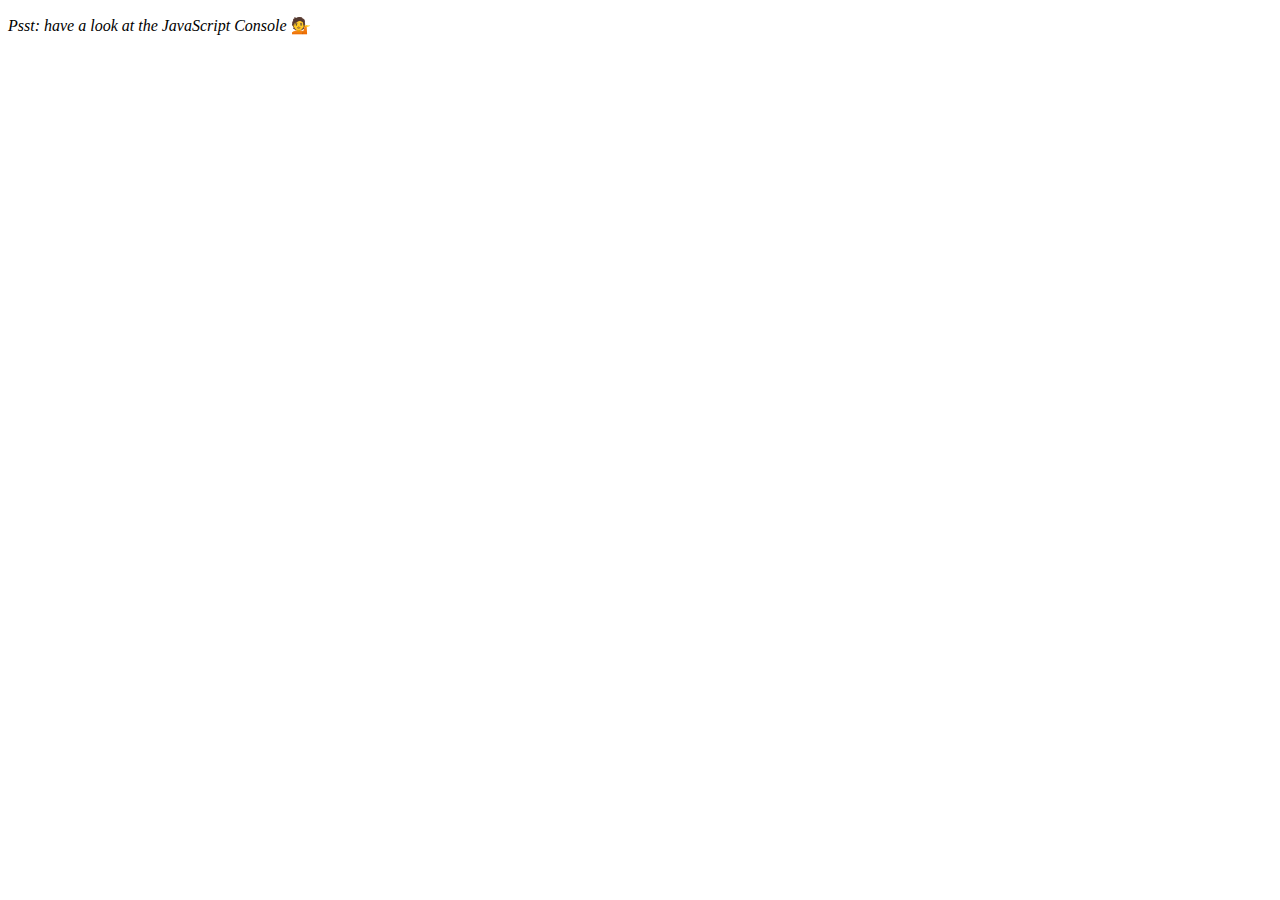
<file:  Array Cardio Day 2/index.html>
<!DOCTYPE html>
<html lang="en">
	<head>
		<meta charset="UTF-8" />
		<title>Array Cardio 💪💪</title>
	</head>
	<body>
		<p><em>Psst: have a look at the JavaScript Console</em> 💁</p>
		<script>
			// ## Array Cardio Day 2

			const people = [
				{ name: "Wes", year: 1988 },
				{ name: "Kait", year: 1986 },
				{ name: "Irv", year: 1970 },
				{ name: "Lux", year: 2015 },
			];

			const comments = [
				{ text: "Love this!", id: 523423 },
				{ text: "Super good", id: 823423 },
				{ text: "You are the best", id: 2039842 },
				{ text: "Ramen is my fav food ever", id: 123523 },
				{ text: "Nice Nice Nice!", id: 542328 },
			];

			// Some and Every Checks
			// Array.prototype.some() // is at least one person 19 or older?
			const isAdult = people.some((person) => {
				const currentYear = new Date().getFullYear();
				return currentYear - people.year >= 19;
			});
			/*
			   const isAdult = people.some(function (person) {
				const currentYear = new Date().getFullYear();
				if (currentYear - person.year >= 19) {
					return true;
				}
			   });
			   */
			console.log({ isAdult });

			// Array.prototype.every() // is everyone 19 or older?
			const allAdults = people.every((person) => {
				const currentYear = new Date().getFullYear();
				return currentYear - people.year >= 19;
			});
			console.log({ allAdults });

			// Array.prototype.find()
			// Find is like filter, but instead returns just the one you are looking for
			// find the comment with the ID of 823423

			const comment = comments.find((comment) => {
				return comment.id === 823423;
			});

			/*
			   const comment = comments.find(function (comment) {
				if (comment.id === 823423) {
					return true;
				}
			   });
			   */
			console.log(comment);

			// Array.prototype.findIndex()
			// Find the comment with this ID
			// delete the comment with the ID of 823423
			const index = comments.findIndex((comment) => comment.id === 823423);
			// comments.splice(index, 1);
			const newComments = [
				...comments.slice(0, index),
				...comments.slice(index + 1),
			];
		</script>
	</body>
</html>
</file>
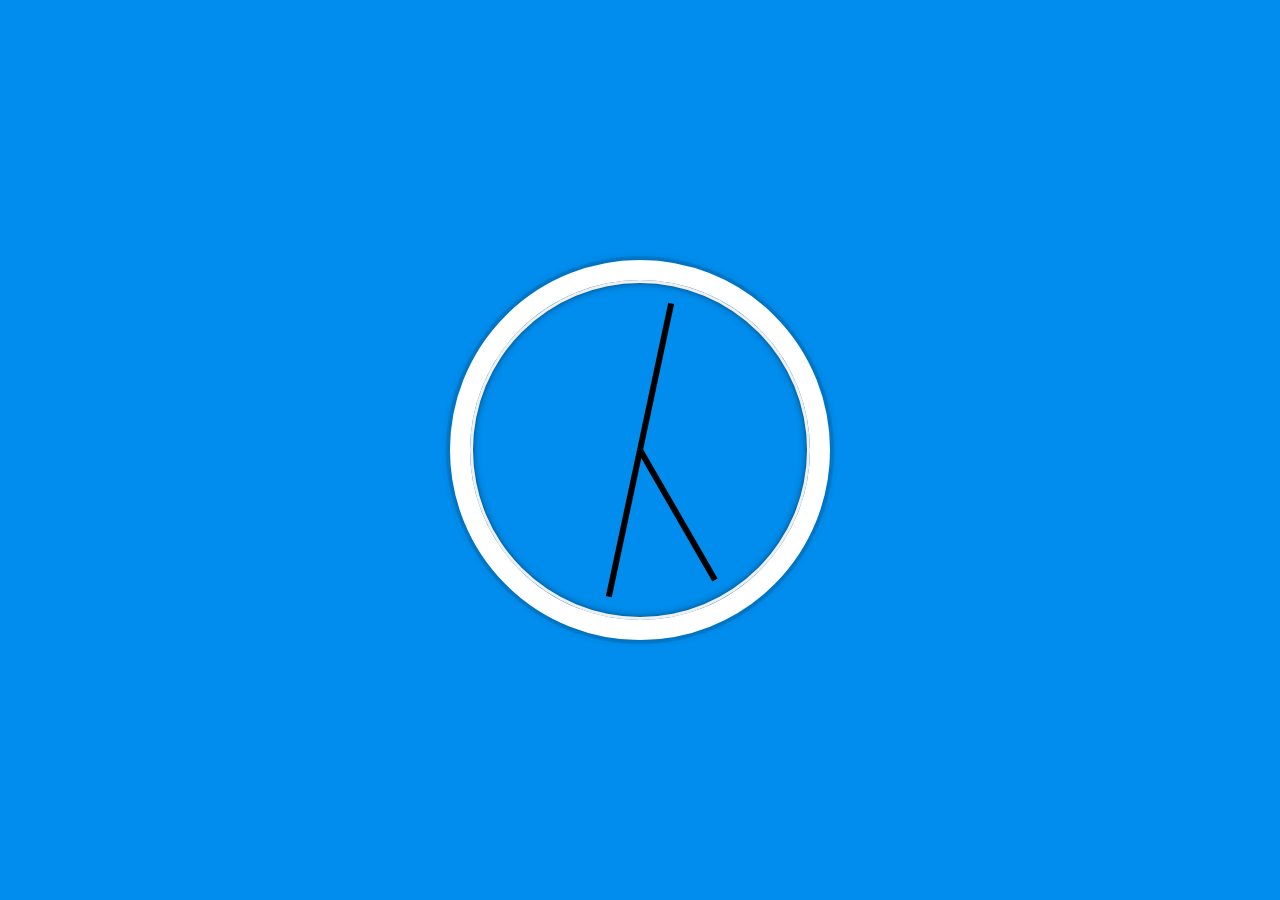
<file:  JSandCSSClock/index.html>
<!DOCTYPE html>
<html lang="en">
	<head>
		<meta charset="UTF-8" />
		<title>JS + CSS Clock</title>
	</head>
	<body>
		<div class="clock">
			<div class="clock-face">
				<div class="hand hour-hand" style="transform: rotate(90deg)"></div>
				<div class="hand min-hand" style="transform: rotate(190deg)"></div>
				<div class="hand second-hand" style="transform: rotate(190deg)"></div>
			</div>
		</div>

		<style>
			html {
				background: #018ded url(https://unsplash.it/1500/1000?image=881&blur=5);
				background-size: cover;
				font-family: "helvetica neue";
				text-align: center;
				font-size: 10px;
			}

			body {
				margin: 0;
				font-size: 2rem;
				display: flex;
				flex: 1;
				min-height: 100vh;
				align-items: center;
			}

			.clock {
				width: 30rem;
				height: 30rem;
				border: 20px solid white;
				border-radius: 50%;
				margin: 50px auto;
				position: relative;
				padding: 2rem;
				box-shadow: 0 0 0 4px rgba(0, 0, 0, 0.1), inset 0 0 0 3px #efefef,
					inset 0 0 10px black, 0 0 10px rgba(0, 0, 0, 0.2);
			}

			.clock-face {
				position: relative;
				width: 100%;
				height: 100%;
				transform: translateY(
					-3px
				); /* account for the height of the clock hands */
			}

			.hand {
				width: 50%;
				height: 6px;
				background: black;
				position: absolute;
				top: 50%;
				/* changes rotation/pivot point */
				transform-origin: 100%;
				/* rotate so it starts at 12.00 */
				transform: rotate(90deg);
				/* transition hand */
				transition: all 0.05s;
				/* make hand jump */
				transition-timing-function: cubic-bezier(0.1, 2.7, 0.58, 1);
			}
		</style>

		<script>
			const secondHand = document.querySelector(".second-hand");
			const minuteHand = document.querySelector(".min-hand");
			const hourHand = document.querySelector(".hour-hand");

			function setDate() {
				const now = new Date();

				const seconds = now.getSeconds();
				// add 90 deg to offset the default
				const secondsDegrees = (seconds / 60) * 360 + 90;
				secondHand.style.transform = `rotate(${secondsDegrees}deg)`;

				const minutes = now.getMinutes();
				const minutesDegrees = (minutes / 60) * 360 + 90;
				minuteHand.style.transform = `rotate(${minutesDegrees}deg)`;

				const hours = now.getHours();
				const hoursDegrees = (hours / 12) * 360 + 90;
				hourHand.style.transform = `rotate(${hoursDegrees}deg)`;
			}

			/* Run every second */
			setInterval(setDate, 1000);
			setDate();
		</script>
	</body>
</html>
</file>
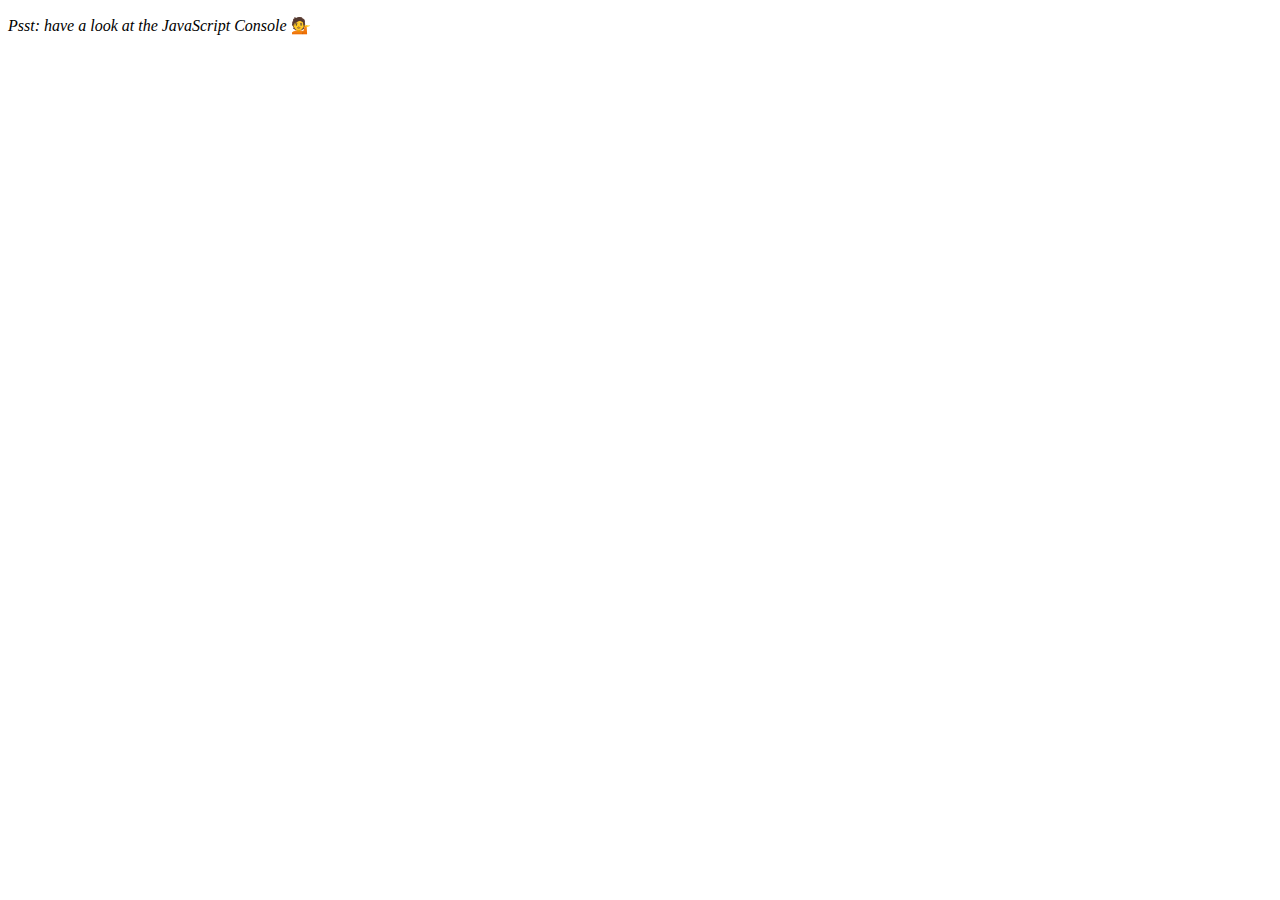
<file: Array Cardio Day 1/index.html>
<!DOCTYPE html>
<html lang="en">
	<head>
		<meta charset="UTF-8" />
		<title>Array Cardio 💪</title>
	</head>
	<body>
		<p><em>Psst: have a look at the JavaScript Console</em> 💁</p>
		<script>
						// Get your shorts on - this is an array workout!
						// ## Array Cardio Day 1

						// Some data we can work with

						const inventors = [
							{ first: "Albert", last: "Einstein", year: 1879, passed: 1955 },
							{ first: "Isaac", last: "Newton", year: 1643, passed: 1727 },
							{ first: "Galileo", last: "Galilei", year: 1564, passed: 1642 },
							{ first: "Marie", last: "Curie", year: 1867, passed: 1934 },
							{ first: "Johannes", last: "Kepler", year: 1571, passed: 1630 },
							{ first: "Nicolaus", last: "Copernicus", year: 1473, passed: 1543 },
							{ first: "Max", last: "Planck", year: 1858, passed: 1947 },
							{ first: "Katherine", last: "Blodgett", year: 1898, passed: 1979 },
							{ first: "Ada", last: "Lovelace", year: 1815, passed: 1852 },
							{ first: "Sarah E.", last: "Goode", year: 1855, passed: 1905 },
							{ first: "Lise", last: "Meitner", year: 1878, passed: 1968 },
							{ first: "Hanna", last: "Hammarström", year: 1829, passed: 1909 },
						];

						const people = [
							"Bernhard, Sandra",
							"Bethea, Erin",
							"Becker, Carl",
							"Bentsen, Lloyd",
							"Beckett, Samuel",
							"Blake, William",
							"Berger, Ric",
							"Beddoes, Mick",
							"Beethoven, Ludwig",
							"Belloc, Hilaire",
							"Begin, Menachem",
							"Bellow, Saul",
							"Benchley, Robert",
							"Blair, Robert",
							"Benenson, Peter",
							"Benjamin, Walter",
							"Berlin, Irving",
							"Benn, Tony",
							"Benson, Leana",
							"Bent, Silas",
							"Berle, Milton",
							"Berry, Halle",
							"Biko, Steve",
							"Beck, Glenn",
							"Bergman, Ingmar",
							"Black, Elk",
							"Berio, Luciano",
							"Berne, Eric",
							"Berra, Yogi",
							"Berry, Wendell",
							"Bevan, Aneurin",
							"Ben-Gurion, David",
							"Bevel, Ken",
							"Biden, Joseph",
							"Bennington, Chester",
							"Bierce, Ambrose",
							"Billings, Josh",
							"Birrell, Augustine",
							"Blair, Tony",
							"Beecher, Henry",
							"Biondo, Frank",
						];

						// Array.prototype.filter()
						// 1. Filter the list of inventors for those who were born in the 1500's

						const fifteen = inventors.filter(
							(inventor) => inventor.year >= 1500 && inventor.year < 1600f
						);
						//console.table(fifteen);

						// Array.prototype.map()
						// 2. Give us an array of the inventors first and last names
						const fulllNames = inventors.map(
							(inventor) => `${inventor.first} ${inventor.last}`
						);

						//console.log(fulllNames);

						// Array.prototype.sort()
						// 3. Sort the inventors by birthdate, oldest to youngest
						const ordered = inventors.sort((a, b) => (a.year > b.year ? 1 : -1));

			f			//console.table(ordered);

						// Array.prototype.reduce()
						// 4. How many years did all the inventors live all together?
						const lifetime = inventors.reduce((total, inventor) => {
							return total + (inventor.passed - inventor.year);
						}, 0);

						// console.log(lifetime);

						// 5. Sort the inventors by years lived
						const oldest = inventors.sort((a, b) => {
							const lastI = a.passed - a.year;
							const nextI = b.passed - b.year;
							return lastI > nextI ? -1 : 1;
						});
						//	console.table(oldest);

						// 6. create a list of Boulevards in Paris that contain 'de' anywhere in the name
						// https://en.wikipedia.org/wiki/Category:Boulevards_in_Paris
						/*
							const category = document.querySelector(".mw-category");
							const links = Array.from(category.querySelectorAll("a"));
							const de = links
								.map((link) => link.textContent)
								.filter((streetName) => streetName.includes("de"));
						*/

						// 7. sort Exercise
						// Sort the people alphabetically by last name

						const sorted = people.sort((lastOne, nextOne) => {
							const [last1, first1] = lastOne.split(", ");
							const [last2, first2] = nextOne.split(", ");
							return last1 > last2 ? 1 : -1;
						});

						// console.log(sorted);

						// 8. Reduce Exercise
						// Sum up the instances of each of these

						const data = [
							"car",
							"car",
							"truck",
							"truck",
							"bike",
							"walk",
							"car",
							"van",
							"bike",
							"walk",
							"car",
							"van",
							"car",
							"truck",
						];

						const transport = data.reduce((obj, item) => {
							{
								if (!obj[item]) {
									obj[item] = 0;
								}
								obj[item]++;
								return obj;
							}
						}, {});

						console.log(transport);
		</script>
	</body>
</html>
</file>
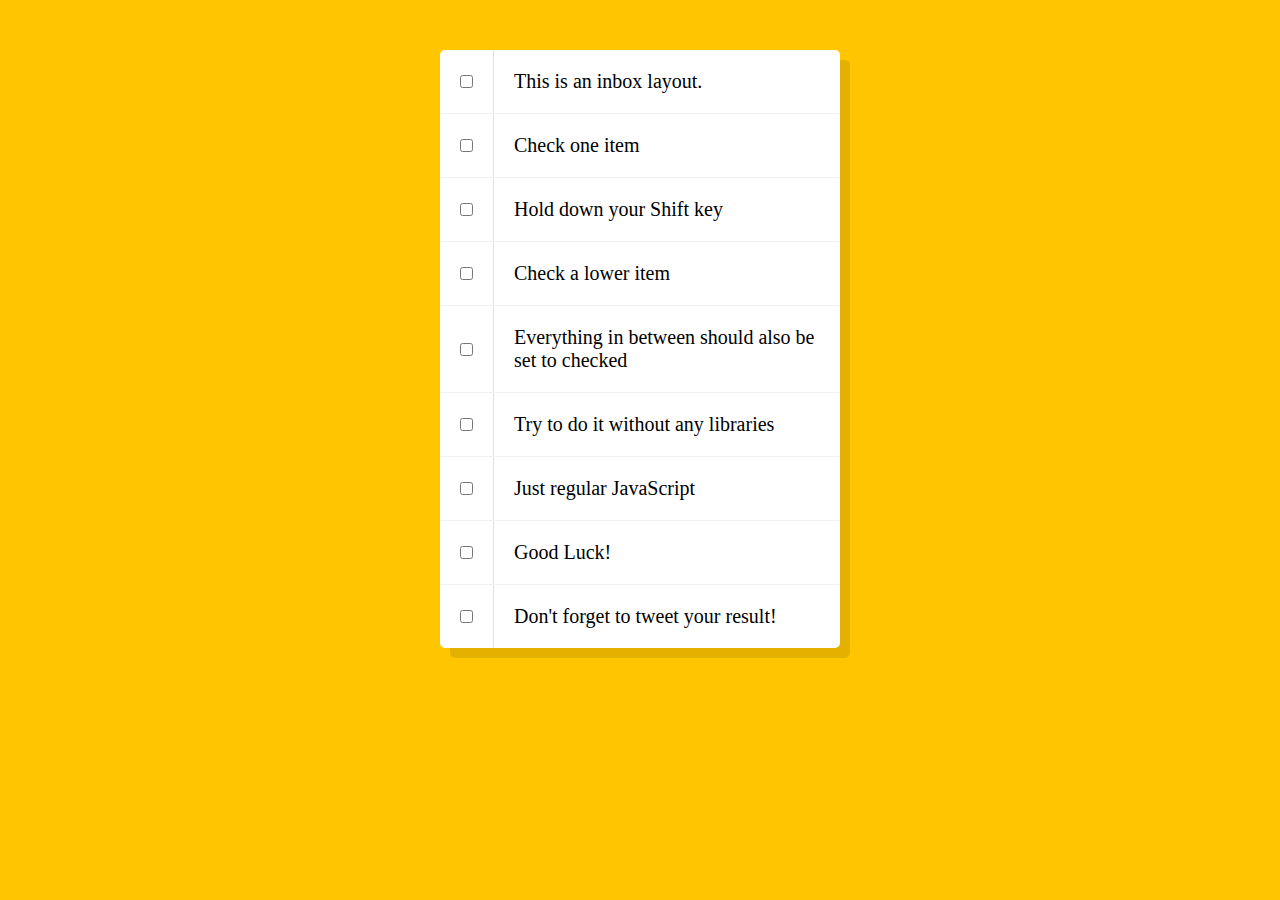
<file: Hold Shift and Check Checkboxes/index.html>
<!DOCTYPE html>
<html lang="en">
	<head>
		<meta charset="UTF-8" />
		<title>Hold Shift to Check Multiple Checkboxes</title>
	</head>
	<body>
		<style>
			html {
				font-family: sans-serif;
				background: #ffc600;
			}

			.inbox {
				max-width: 400px;
				margin: 50px auto;
				background: white;
				border-radius: 5px;
				box-shadow: 10px 10px 0 rgba(0, 0, 0, 0.1);
			}

			.item {
				display: flex;
				align-items: center;
				border-bottom: 1px solid #f1f1f1;
			}

			.item:last-child {
				border-bottom: 0;
			}

			input:checked + p {
				background: #f9f9f9;
				text-decoration: line-through;
			}

			input[type="checkbox"] {
				margin: 20px;
			}

			p {
				margin: 0;
				padding: 20px;
				transition: background 0.2s;
				flex: 1;
				font-family: "helvetica neue";
				font-size: 20px;
				font-weight: 200;
				border-left: 1px solid #d1e2ff;
			}
		</style>
		<!--
   The following is a common layout you would see in an email client.
   When a user clicks a checkbox, holds Shift, and then clicks another checkbox a few rows down, all the checkboxes inbetween those two checkboxes should be checked.
  -->
		<div class="inbox">
			<div class="item">
				<input type="checkbox" />
				<p>This is an inbox layout.</p>
			</div>
			<div class="item">
				<input type="checkbox" />
				<p>Check one item</p>
			</div>
			<div class="item">
				<input type="checkbox" />
				<p>Hold down your Shift key</p>
			</div>
			<div class="item">
				<input type="checkbox" />
				<p>Check a lower item</p>
			</div>
			<div class="item">
				<input type="checkbox" />
				<p>Everything in between should also be set to checked</p>
			</div>
			<div class="item">
				<input type="checkbox" />
				<p>Try to do it without any libraries</p>
			</div>
			<div class="item">
				<input type="checkbox" />
				<p>Just regular JavaScript</p>
			</div>
			<div class="item">
				<input type="checkbox" />
				<p>Good Luck!</p>
			</div>
			<div class="item">
				<input type="checkbox" />
				<p>Don't forget to tweet your result!</p>
			</div>
		</div>

		<script>
			const checkboxes = document.querySelectorAll(
				".inbox input[type='checkbox']"
			);

			let lastChecked;

			function handleCheck(e) {
				// Check if shift key down && checking box NOT Unchecking
				let inBetween = false;
				if (e.shiftKey && this.checked) {
					checkboxes.forEach((checkbox) => {
						console.log(checkbox);
						if (checkbox === this || checkbox === lastChecked) {
							inBetween = !inBetween;
						}

						if (inBetween) {
							checkbox.checked = true;
						}
					});
				}
				lastChecked = this;
			}

			checkboxes.forEach((checkbox) =>
				checkbox.addEventListener("click", handleCheck)
			);
		</script>
	</body>
</html>
</file>
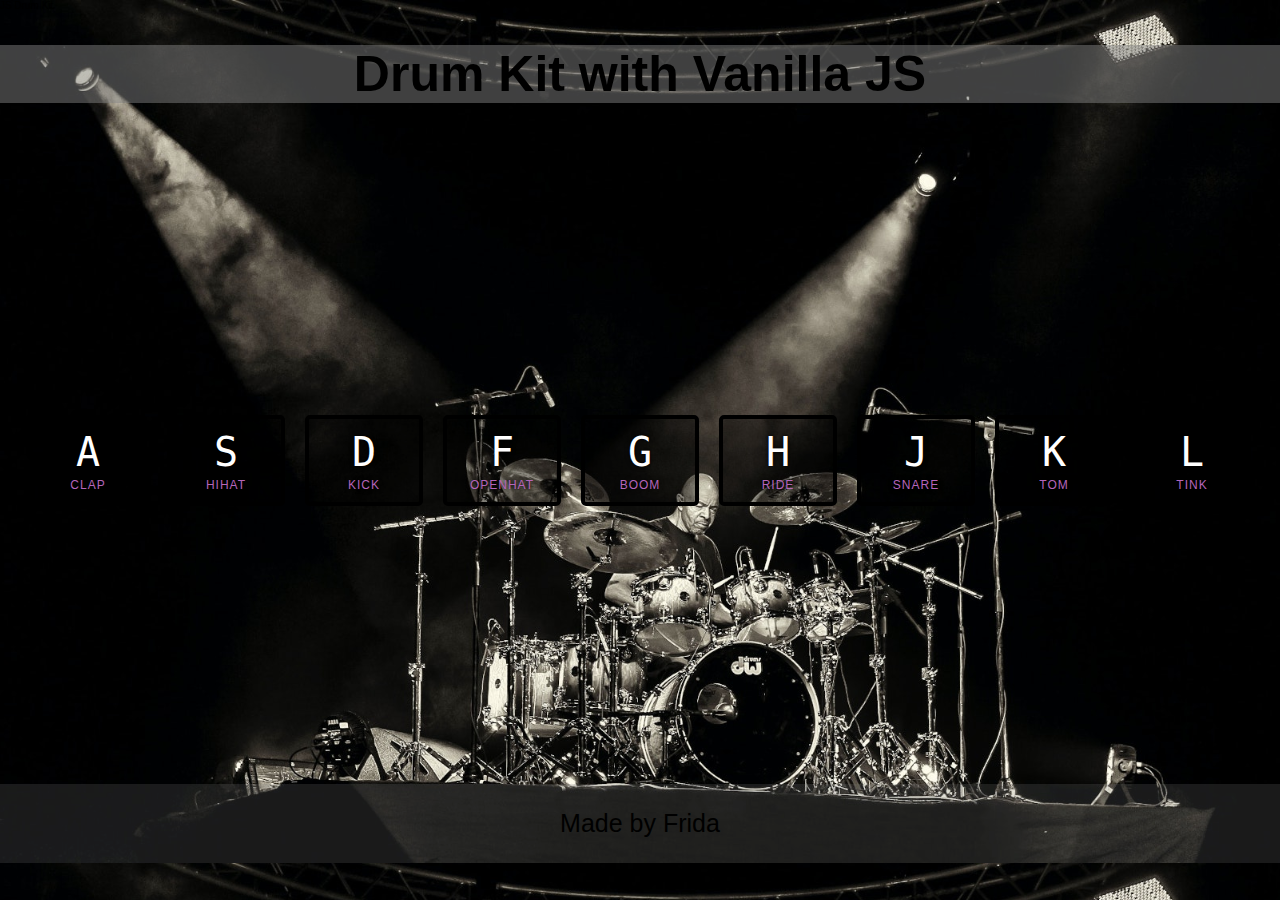
<file: JavaScriptDrumKit/index.html>
<!DOCTYPE html>
<html lang="en">
	<head>
		<meta charset="UTF-8" />
		<titl>JS Drum Kit</titl>
		<link rel="stylesheet" href="style.css" />
	</head>
	<body>
		<h1>Drum Kit with Vanilla JS</h1>
		<div class="keys">
			<div data-key="65" class="key">
				<kbd>A</kbd>
				<span class="sound">clap</span>
			</div>
			<div data-key="83" class="key">
				<kbd>S</kbd>
				<span class="sound">hihat</span>
			</div>
			<div data-key="68" class="key">
				<kbd>D</kbd>
				<span class="sound">kick</span>
			</div>
			<div data-key="70" class="key">
				<kbd>F</kbd>
				<span class="sound">openhat</span>
			</div>
			<div data-key="71" class="key">
				<kbd>G</kbd>
				<span class="sound">boom</span>
			</div>
			<div data-key="72" class="key">
				<kbd>H</kbd>
				<span class="sound">ride</span>
			</div>
			<div data-key="74" class="key">
				<kbd>J</kbd>
				<span class="sound">snare</span>
			</div>
			<div data-key="75" class="key">
				<kbd>K</kbd>
				<span class="sound">tom</span>
			</div>
			<div data-key="76" class="key">
				<kbd>L</kbd>
				<span class="sound">tink</span>
			</div>
		</div>

		<audio data-key="65" src="sounds/clap.wav"></audio>
		<audio data-key="83" src="sounds/hihat.wav"></audio>
		<audio data-key="68" src="sounds/kick.wav"></audio>
		<audio data-key="70" src="sounds/openhat.wav"></audio>
		<audio data-key="71" src="sounds/boom.wav"></audio>
		<audio data-key="72" src="sounds/ride.wav"></audio>
		<audio data-key="74" src="sounds/snare.wav"></audio>
		<audio data-key="75" src="sounds/tom.wav"></audio>
		<audio data-key="76" src="sounds/tink.wav"></audio>

		<script>
			function playSound(e) {
				const audio = document.querySelector(`audio[data-key="${e.keyCode}"]`);
				// key animation
				const key = document.querySelector(`.key[data-key="${e.keyCode}"]`);
				// no audio - stop function from running
				if (!audio) return;
				// reset audio, if btn pressed repeatedly
				audio.currentTime = 0;
				audio.play();
				// color btns when pressed
				key.classList.add("playing");
				// reset btns after playing sound with a
				// transition end event that will fire when animations stops
				setTimeout(() => {}, 0.07);
			}

			function removeTransition(e) {
				console.log(e);
			}

			function removeTransition(e) {
				// skip if its not transform
				if (e.propertyName !== "transform") return;
				// this === key, what the event is called against
				this.classList.remove("playing");
			}

			const keys = document.querySelectorAll(".key");
			keys.forEach((key) =>
				key.addEventListener("transitionend", removeTransition)
			);
			window.addEventListener("keydown", playSound);
		</script>
	</body>
	<footer>Made by Frida</footer>
</html>
</file>
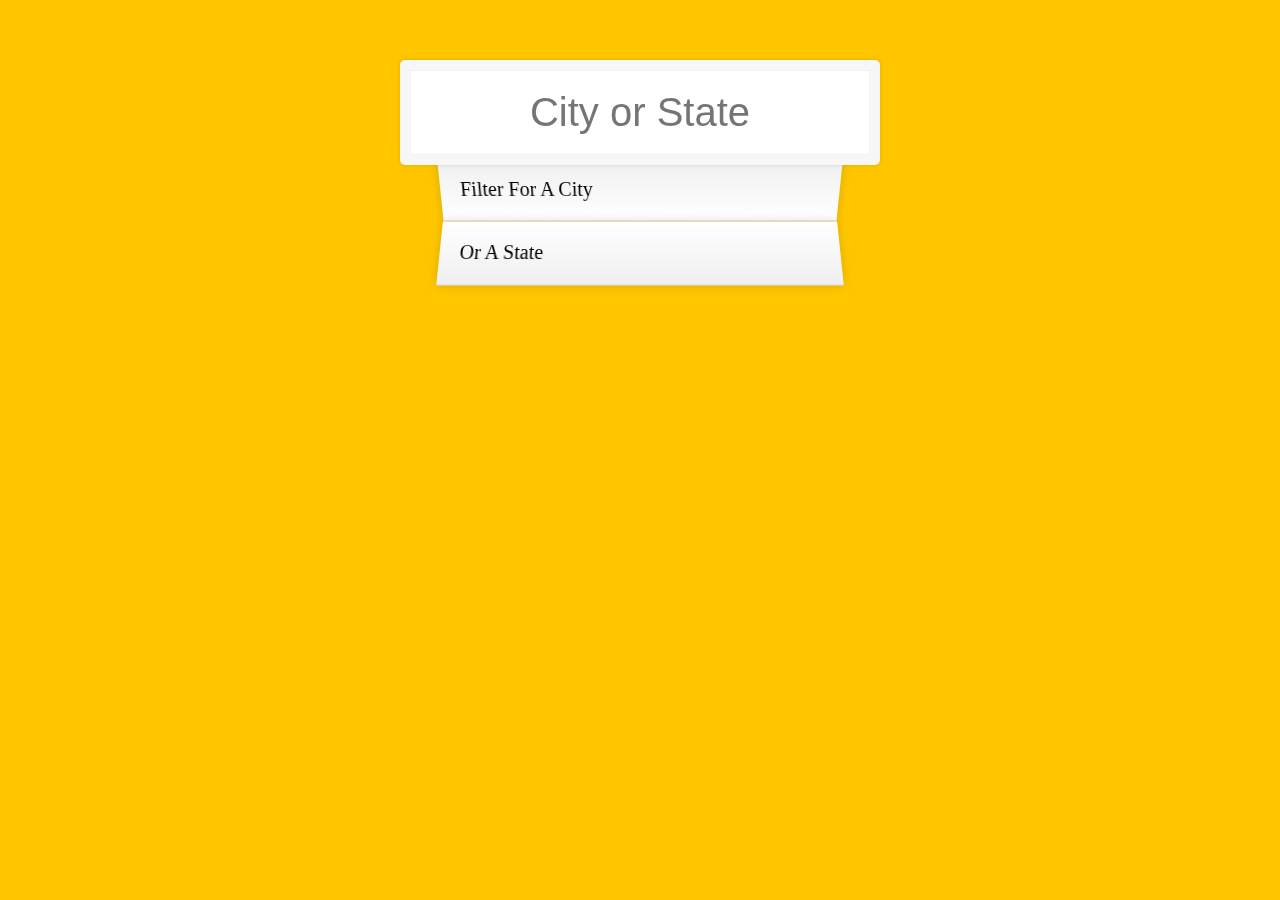
<file: Type Ahead/index.html>
<!DOCTYPE html>
<html lang="en">
	<head>
		<meta charset="UTF-8" />
		<title>Type Ahead 👀</title>
		<link rel="stylesheet" href="style.css" />
	</head>
	<body>
		<form class="search-form">
			<input type="text" class="search" placeholder="City or State" />
			<ul class="suggestions">
				<li>Filter for a city</li>
				<li>or a state</li>
			</ul>
		</form>
		<script>
			const endpoint =
				"https://gist.githubusercontent.com/Miserlou/c5cd8364bf9b2420bb29/raw/2bf258763cdddd704f8ffd3ea9a3e81d25e2c6f6/cities.json";

			const cities = [];

			fetch(endpoint)
				.then((prom) => prom.json())
				.then((data) => cities.push(...data));

			function findMatches(wordToMatch, cities) {
				return cities.filter((place) => {
					const regex = new RegExp(wordToMatch, "gi");
					return place.city.match(regex) || place.state.match(regex);
				});
			}

			function numberWithCommas(x) {
				return x.toString().replace(/\B(?=(\d{3})+(?!\d))/g, ",");
			}

			function displayMatches() {
				const matchArray = findMatches(this.value, cities);
				const html = matchArray
					.map((place) => {
						const cityRegex = new RegExp(this.value, "gi");
						const cityName = place.city.replace(
							cityRegex,
							`<span class="hl">${this.value}</span>`
						);
						const stateName = place.state.replace(
							cityRegex,
							`<span class="hl">${this.value}</span>`
						);
						return `
          <li>
            <span class="name">${cityName}, ${stateName}
            </span>
            <span class="population">${numberWithCommas(place.population)}
            </span>
            </li>
          `;
					})
					.join("");
				suggestions.innerHTML = html;
			}

			const searchInput = document.querySelector(".search");
			const suggestions = document.querySelector(".suggestions");

			searchInput.addEventListener("change", displayMatches);
			searchInput.addEventListener("keyup", displayMatches);
		</script>
	</body>
</html>
</file>
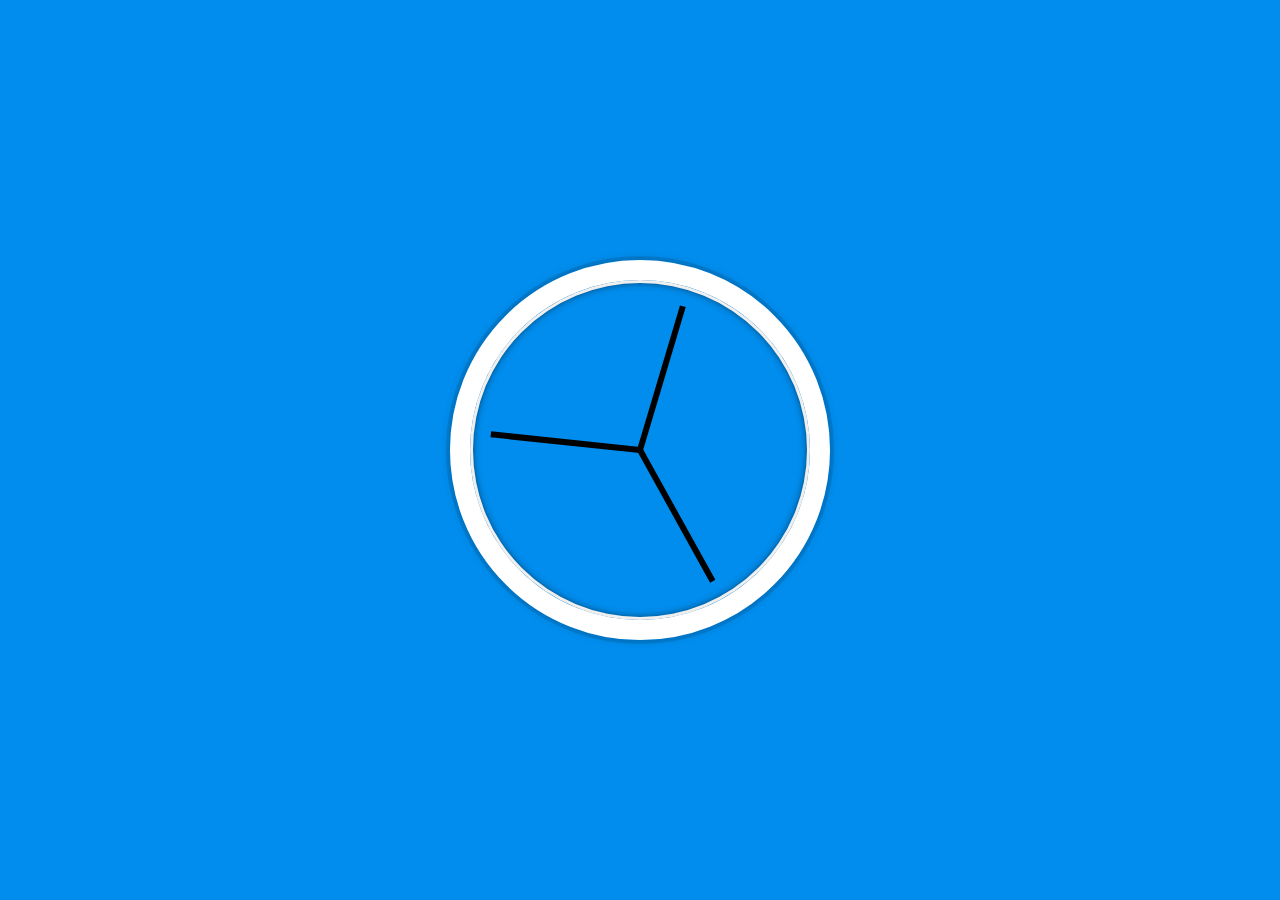
<file: 02 - JS and CSS Clock/index-FINISHED.html>
<!DOCTYPE html>
<html lang="en">
<head>
  <meta charset="UTF-8">
  <title>JS + CSS Clock</title>
</head>
<body>


    <div class="clock">
      <div class="clock-face">
        <div class="hand hour-hand"></div>
        <div class="hand min-hand"></div>
        <div class="hand second-hand"></div>
      </div>
    </div>


  <style>
    html {
      background: #018DED url(https://unsplash.it/1500/1000?image=881&blur=5);
      background-size: cover;
      font-family: 'helvetica neue';
      text-align: center;
      font-size: 10px;
    }

    body {
      margin: 0;
      font-size: 2rem;
      display: flex;
      flex: 1;
      min-height: 100vh;
      align-items: center;
    }

    .clock {
      width: 30rem;
      height: 30rem;
      border: 20px solid white;
      border-radius: 50%;
      margin: 50px auto;
      position: relative;
      padding: 2rem;
      box-shadow:
        0 0 0 4px rgba(0,0,0,0.1),
        inset 0 0 0 3px #EFEFEF,
        inset 0 0 10px black,
        0 0 10px rgba(0,0,0,0.2);
    }

    .clock-face {
      position: relative;
      width: 100%;
      height: 100%;
      transform: translateY(-3px); /* account for the height of the clock hands */
    }

    .hand {
      width: 50%;
      height: 6px;
      background: black;
      position: absolute;
      top: 50%;
      transform-origin: 100%;
      transform: rotate(90deg);
      transition: all 0.05s;
      transition-timing-function: cubic-bezier(0.1, 2.7, 0.58, 1);
    }
</style>

<script>
  const secondHand = document.querySelector('.second-hand');
  const minsHand = document.querySelector('.min-hand');
  const hourHand = document.querySelector('.hour-hand');

  function setDate() {
    const now = new Date();

    const seconds = now.getSeconds();
    const secondsDegrees = ((seconds / 60) * 360) + 90;
    secondHand.style.transform = `rotate(${secondsDegrees}deg)`;

    const mins = now.getMinutes();
    const minsDegrees = ((mins / 60) * 360) + ((seconds/60)*6) + 90;
    minsHand.style.transform = `rotate(${minsDegrees}deg)`;

    const hour = now.getHours();
    const hourDegrees = ((hour / 12) * 360) + ((mins/60)*30) + 90;
    hourHand.style.transform = `rotate(${hourDegrees}deg)`;
  }

  setInterval(setDate, 1000);

  setDate();

</script>
</body>
</html>
</file>
<file: JavaScriptDrumKit/style.css>
html {
	font-size: 10px;
	background: url("./img/bkgimg.jpg") bottom center;
	background-size: contain;
	background-size: cover;
}

body,
html {
	margin: 0;
	padding: 0;
	font-family: sans-serif;
}

h1 {
	background-color: rgb(128, 128, 128, 0.5);
	text-align: center;
	color: black;
	font-size: 50px;
}

.keys {
	display: flex;
	flex: 1;
	min-height: 72vh;
	align-items: center;
	justify-content: center;
}

.key {
	border: 0.4rem solid black;
	border-radius: 0.5rem;
	margin: 1rem;
	font-size: 1.5rem;
	padding: 1rem 0.5rem;
	transition: all 0.07s ease;
	width: 10rem;
	text-align: center;
	color: white;
	background: rgba(0, 0, 0, 0.4);
	text-shadow: 0 0 0.5rem black;
}

.playing {
	transform: scale(1.1);
	border-color: #3a023f;
	box-shadow: 0 0 1rem #3a023f;
}

kbd {
	display: block;
	font-size: 4rem;
}

.sound {
	font-size: 1.2rem;
	text-transform: uppercase;
	letter-spacing: 0.1rem;
	color: #b565bb;
}

footer {
	background-color: rgb(128, 128, 128, 0.2);
	text-align: center;
	font-size: 25px;
	padding: 25px;
}
</file>
<file: Type Ahead/style.css>
html {
  box-sizing: border-box;
  background: #ffc600;
  font-family: 'helvetica neue';
  font-size: 20px;
  font-weight: 200;
}

*, *:before, *:after {
  box-sizing: inherit;
}

input {
  width: 100%;
  padding: 20px;
}

.search-form {
  max-width: 400px;
  margin: 50px auto;
}

input.search {
  margin: 0;
  text-align: center;
  outline: 0;
  border: 10px solid #F7F7F7;
  width: 120%;
  left: -10%;
  position: relative;
  top: 10px;
  z-index: 2;
  border-radius: 5px;
  font-size: 40px;
  box-shadow: 0 0 5px rgba(0, 0, 0, 0.12), inset 0 0 2px rgba(0, 0, 0, 0.19);
}

.suggestions {
  margin: 0;
  padding: 0;
  position: relative;
  /*perspective: 20px;*/
}

.suggestions li {
  background: white;
  list-style: none;
  border-bottom: 1px solid #D8D8D8;
  box-shadow: 0 0 10px rgba(0, 0, 0, 0.14);
  margin: 0;
  padding: 20px;
  transition: background 0.2s;
  display: flex;
  justify-content: space-between;
  text-transform: capitalize;
}

.suggestions li:nth-child(even) {
  transform: perspective(100px) rotateX(3deg) translateY(2px) scale(1.001);
  background: linear-gradient(to bottom,  #ffffff 0%,#EFEFEF 100%);
}

.suggestions li:nth-child(odd) {
  transform: perspective(100px) rotateX(-3deg) translateY(3px);
  background: linear-gradient(to top,  #ffffff 0%,#EFEFEF 100%);
}

span.population {
  font-size: 15px;
}

.hl {
  background: #ffc600;
}
</file>
